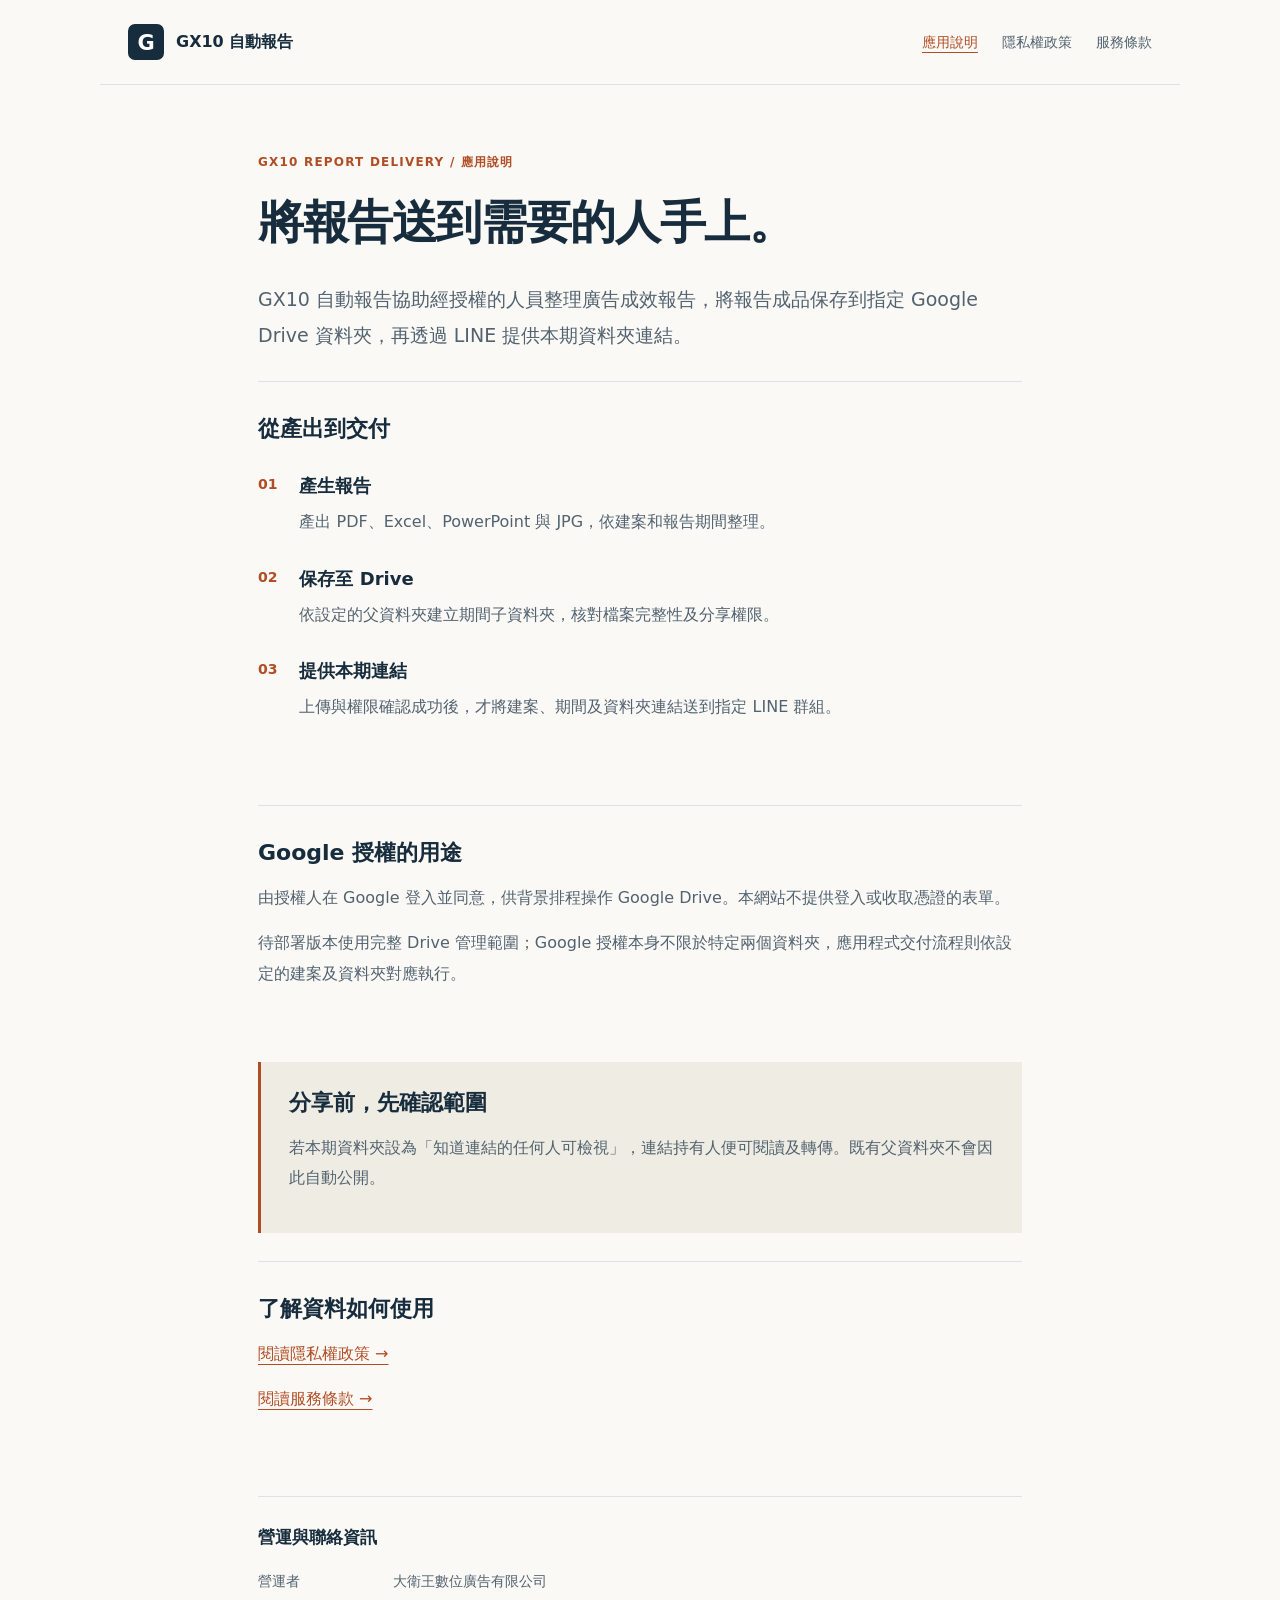
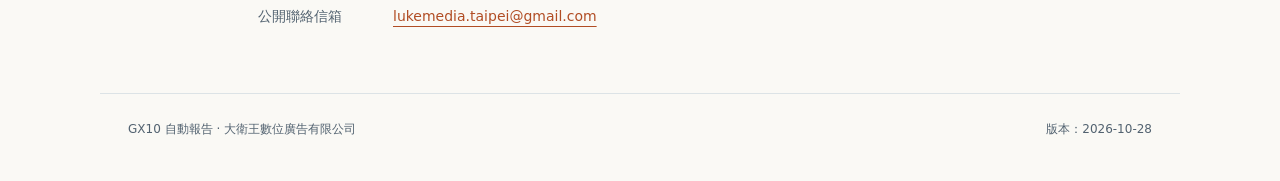
<file: index.html>
<!doctype html>
<html lang="zh-Hant"><head><meta charset="utf-8"><meta name="viewport" content="width=device-width,initial-scale=1">
<meta name="description" content="大衛王數位廣告有限公司 GX10 自動報告的應用說明、隱私權政策與服務條款。">
<title>應用說明｜GX10 自動報告</title><link rel="stylesheet" href="styles.css"></head>
<body><a class="skip" href="#main">跳至內容</a>
<header><a class="brand" href="index.html"><span class="mark">G</span>GX10 自動報告</a><nav aria-label="主要導覽"><a href="index.html" aria-current="page">應用說明</a><a href="privacy.html">隱私權政策</a><a href="terms.html">服務條款</a></nav></header>
<main id="main"><div class="eyebrow">GX10 REPORT DELIVERY / 應用說明</div><h1>將報告送到需要的人手上。</h1>
      <p class="lead">GX10 自動報告協助經授權的人員整理廣告成效報告，將報告成品保存到指定 Google Drive 資料夾，再透過 LINE 提供本期資料夾連結。</p>
      <section><h2>從產出到交付</h2><ol class="steps"><li><span>01</span><div><h3>產生報告</h3><p>產出 PDF、Excel、PowerPoint 與 JPG，依建案和報告期間整理。</p></div></li><li><span>02</span><div><h3>保存至 Drive</h3><p>依設定的父資料夾建立期間子資料夾，核對檔案完整性及分享權限。</p></div></li><li><span>03</span><div><h3>提供本期連結</h3><p>上傳與權限確認成功後，才將建案、期間及資料夾連結送到指定 LINE 群組。</p></div></li></ol></section>
      <section><h2>Google 授權的用途</h2><p>由授權人在 Google 登入並同意，供背景排程操作 Google Drive。本網站不提供登入或收取憑證的表單。</p><p>待部署版本使用完整 Drive 管理範圍；Google 授權本身不限於特定兩個資料夾，應用程式交付流程則依設定的建案及資料夾對應執行。</p></section>
      <section class="callout"><h2>分享前，先確認範圍</h2><p>若本期資料夾設為「知道連結的任何人可檢視」，連結持有人便可閱讀及轉傳。既有父資料夾不會因此自動公開。</p></section>
      <section><h2>了解資料如何使用</h2><p><a href="privacy.html">閱讀隱私權政策 →</a></p><p><a href="terms.html">閱讀服務條款 →</a></p></section>
    
<aside class="operator"><h2>營運與聯絡資訊</h2><dl><dt>營運者</dt><dd>大衛王數位廣告有限公司</dd><dt>公開聯絡信箱</dt><dd><a href="mailto:lukemedia.taipei@gmail.com">lukemedia.taipei@gmail.com</a></dd></dl></aside></main>
<footer><span>GX10 自動報告 · 大衛王數位廣告有限公司</span><span>版本：2026-10-28</span></footer></body></html>
</file>
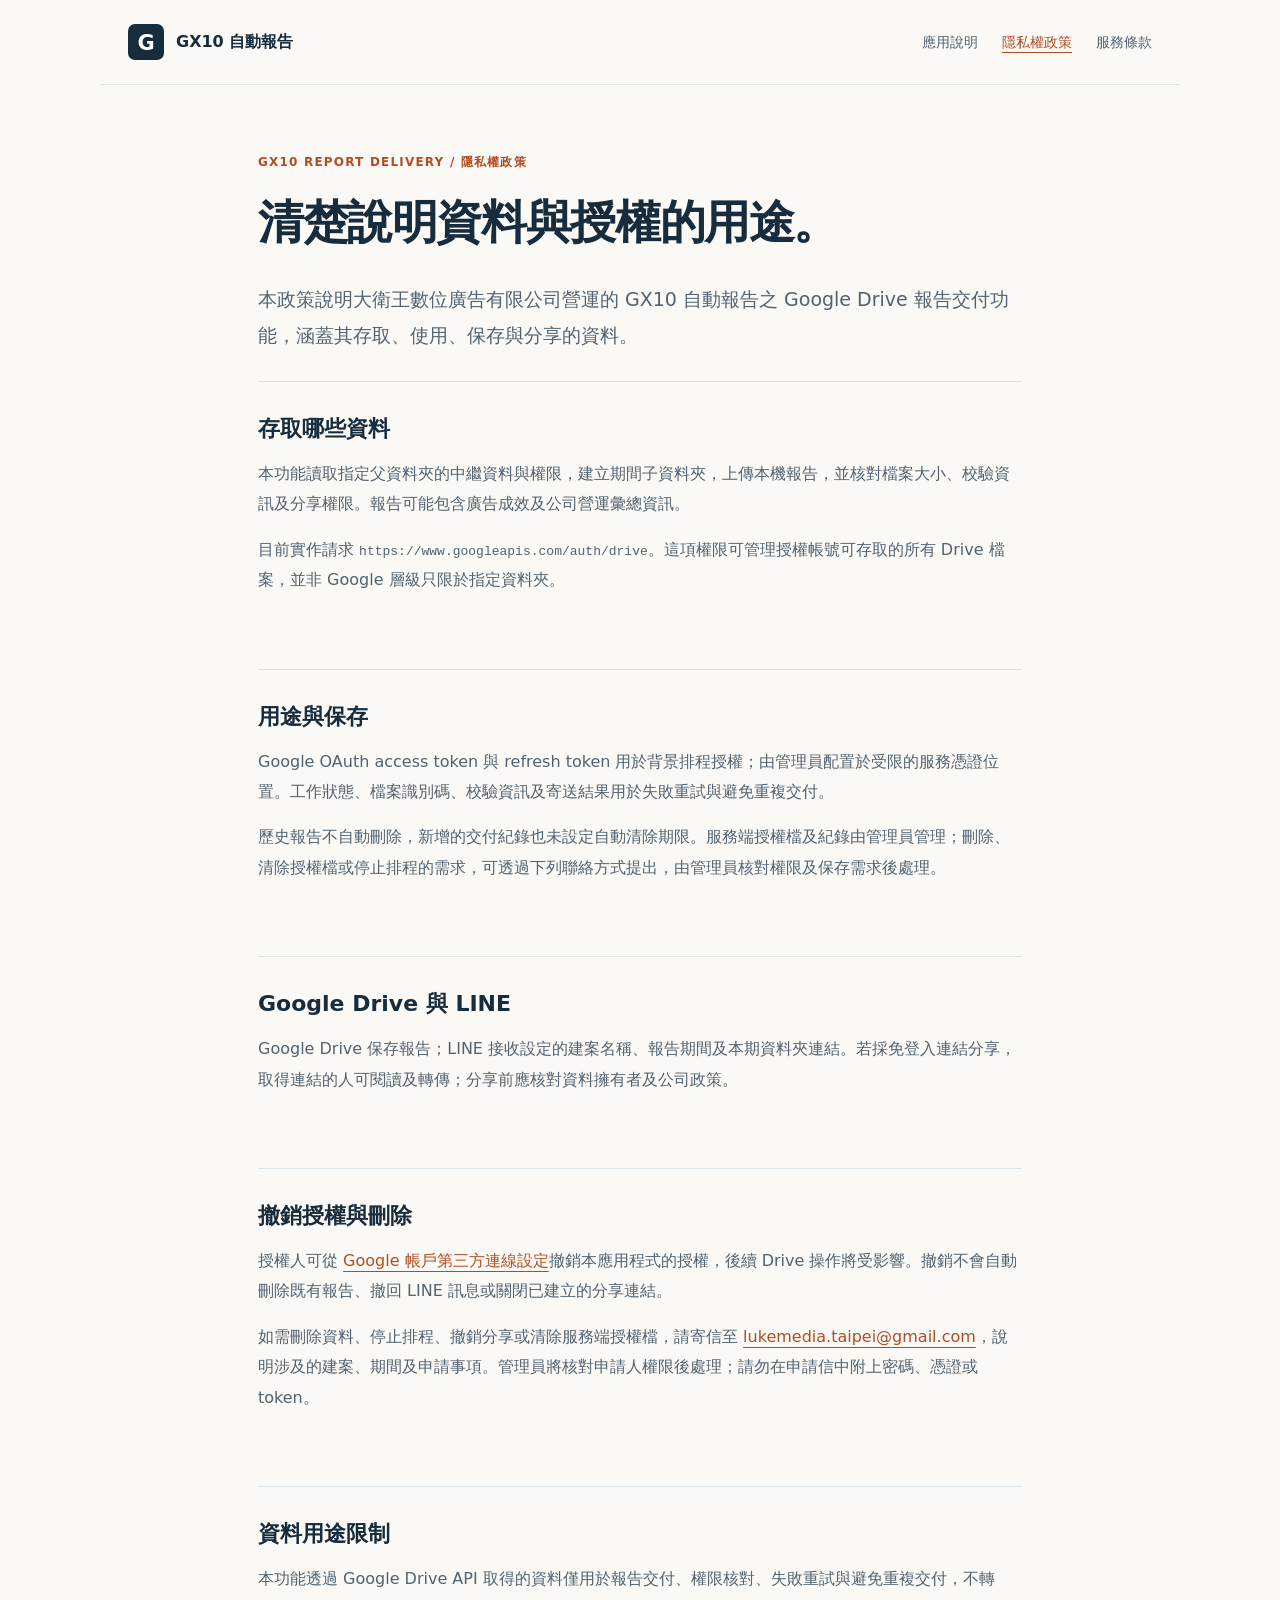
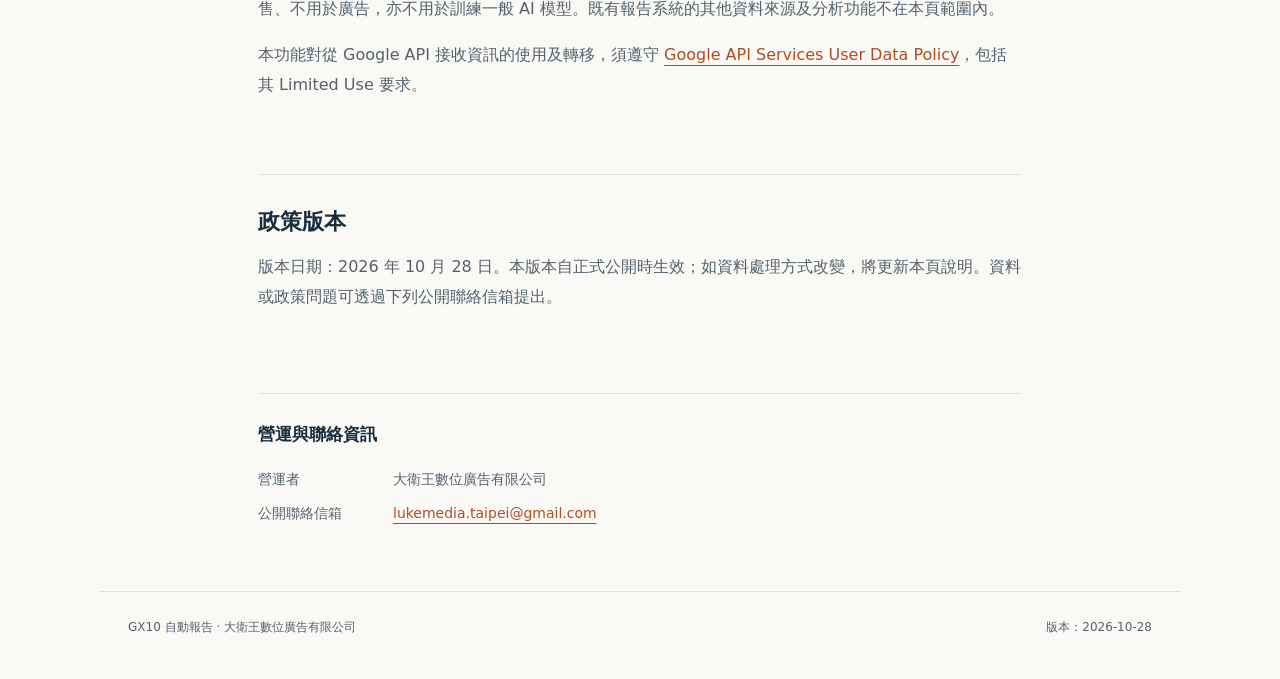
<file: privacy.html>
<!doctype html>
<html lang="zh-Hant"><head><meta charset="utf-8"><meta name="viewport" content="width=device-width,initial-scale=1">
<meta name="description" content="大衛王數位廣告有限公司 GX10 自動報告的應用說明、隱私權政策與服務條款。">
<title>隱私權政策｜GX10 自動報告</title><link rel="stylesheet" href="styles.css"></head>
<body><a class="skip" href="#main">跳至內容</a>
<header><a class="brand" href="index.html"><span class="mark">G</span>GX10 自動報告</a><nav aria-label="主要導覽"><a href="index.html">應用說明</a><a href="privacy.html" aria-current="page">隱私權政策</a><a href="terms.html">服務條款</a></nav></header>
<main id="main"><div class="eyebrow">GX10 REPORT DELIVERY / 隱私權政策</div><h1>清楚說明資料與授權的用途。</h1>
      <p class="lead">本政策說明大衛王數位廣告有限公司營運的 GX10 自動報告之 Google Drive 報告交付功能，涵蓋其存取、使用、保存與分享的資料。</p>
      <section><h2>存取哪些資料</h2><p>本功能讀取指定父資料夾的中繼資料與權限，建立期間子資料夾，上傳本機報告，並核對檔案大小、校驗資訊及分享權限。報告可能包含廣告成效及公司營運彙總資訊。</p><p>目前實作請求 <code>https://www.googleapis.com/auth/drive</code>。這項權限可管理授權帳號可存取的所有 Drive 檔案，並非 Google 層級只限於指定資料夾。</p></section>
      <section><h2>用途與保存</h2><p>Google OAuth access token 與 refresh token 用於背景排程授權；由管理員配置於受限的服務憑證位置。工作狀態、檔案識別碼、校驗資訊及寄送結果用於失敗重試與避免重複交付。</p><p>歷史報告不自動刪除，新增的交付紀錄也未設定自動清除期限。服務端授權檔及紀錄由管理員管理；刪除、清除授權檔或停止排程的需求，可透過下列聯絡方式提出，由管理員核對權限及保存需求後處理。</p></section>
      <section><h2>Google Drive 與 LINE</h2><p>Google Drive 保存報告；LINE 接收設定的建案名稱、報告期間及本期資料夾連結。若採免登入連結分享，取得連結的人可閱讀及轉傳；分享前應核對資料擁有者及公司政策。</p></section>
      <section><h2>撤銷授權與刪除</h2><p>授權人可從 <a href="https://myaccount.google.com/connections">Google 帳戶第三方連線設定</a>撤銷本應用程式的授權，後續 Drive 操作將受影響。撤銷不會自動刪除既有報告、撤回 LINE 訊息或關閉已建立的分享連結。</p><p>如需刪除資料、停止排程、撤銷分享或清除服務端授權檔，請寄信至 <a href="mailto:lukemedia.taipei@gmail.com">lukemedia.taipei@gmail.com</a>，說明涉及的建案、期間及申請事項。管理員將核對申請人權限後處理；請勿在申請信中附上密碼、憑證或 token。</p></section>
      <section><h2>資料用途限制</h2><p>本功能透過 Google Drive API 取得的資料僅用於報告交付、權限核對、失敗重試與避免重複交付，不轉售、不用於廣告，亦不用於訓練一般 AI 模型。既有報告系統的其他資料來源及分析功能不在本頁範圍內。</p><p>本功能對從 Google API 接收資訊的使用及轉移，須遵守 <a href="https://developers.google.com/terms/api-services-user-data-policy">Google API Services User Data Policy</a>，包括其 Limited Use 要求。</p></section>
      <section><h2>政策版本</h2><p>版本日期：2026 年 10 月 28 日。本版本自正式公開時生效；如資料處理方式改變，將更新本頁說明。資料或政策問題可透過下列公開聯絡信箱提出。</p></section>
    
<aside class="operator"><h2>營運與聯絡資訊</h2><dl><dt>營運者</dt><dd>大衛王數位廣告有限公司</dd><dt>公開聯絡信箱</dt><dd><a href="mailto:lukemedia.taipei@gmail.com">lukemedia.taipei@gmail.com</a></dd></dl></aside></main>
<footer><span>GX10 自動報告 · 大衛王數位廣告有限公司</span><span>版本：2026-10-28</span></footer></body></html>
</file>
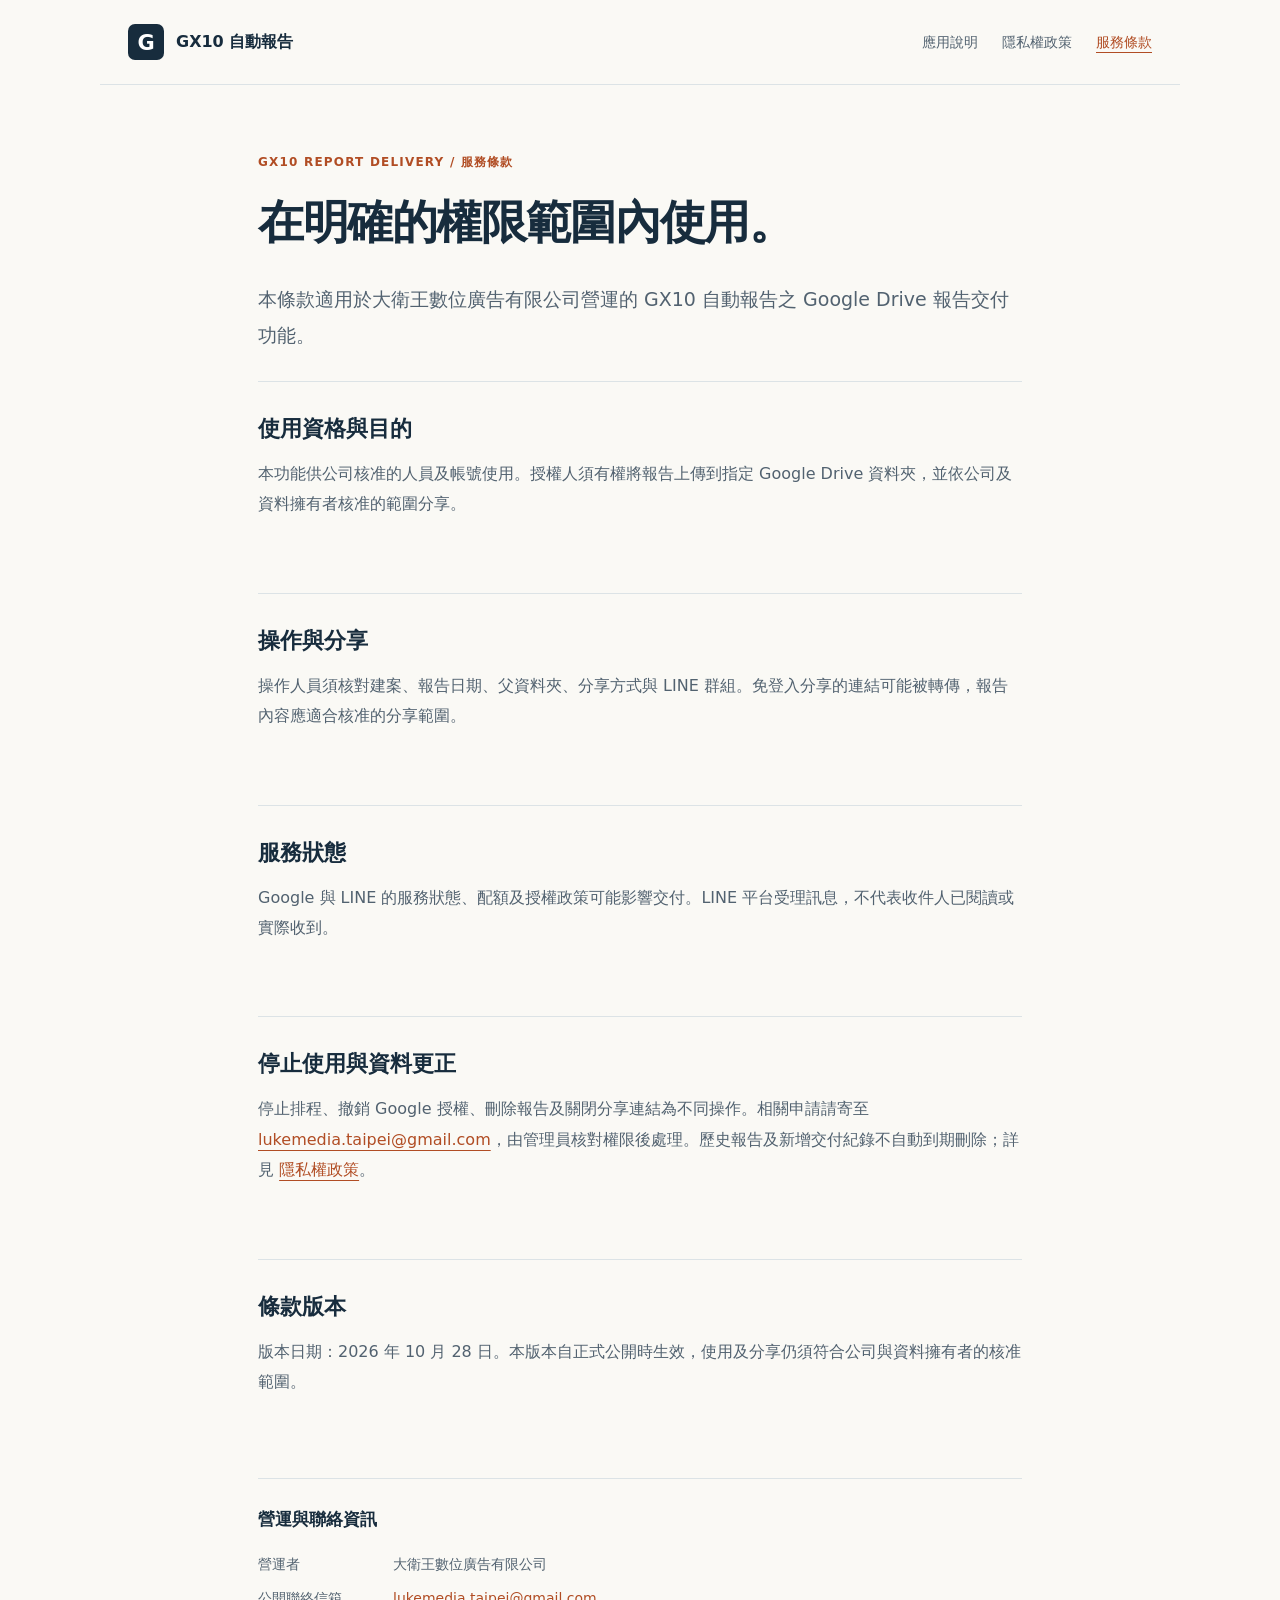
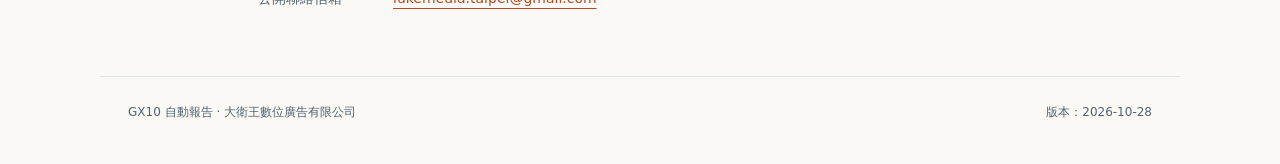
<file: terms.html>
<!doctype html>
<html lang="zh-Hant"><head><meta charset="utf-8"><meta name="viewport" content="width=device-width,initial-scale=1">
<meta name="description" content="大衛王數位廣告有限公司 GX10 自動報告的應用說明、隱私權政策與服務條款。">
<title>服務條款｜GX10 自動報告</title><link rel="stylesheet" href="styles.css"></head>
<body><a class="skip" href="#main">跳至內容</a>
<header><a class="brand" href="index.html"><span class="mark">G</span>GX10 自動報告</a><nav aria-label="主要導覽"><a href="index.html">應用說明</a><a href="privacy.html">隱私權政策</a><a href="terms.html" aria-current="page">服務條款</a></nav></header>
<main id="main"><div class="eyebrow">GX10 REPORT DELIVERY / 服務條款</div><h1>在明確的權限範圍內使用。</h1>
      <p class="lead">本條款適用於大衛王數位廣告有限公司營運的 GX10 自動報告之 Google Drive 報告交付功能。</p>
      <section><h2>使用資格與目的</h2><p>本功能供公司核准的人員及帳號使用。授權人須有權將報告上傳到指定 Google Drive 資料夾，並依公司及資料擁有者核准的範圍分享。</p></section>
      <section><h2>操作與分享</h2><p>操作人員須核對建案、報告日期、父資料夾、分享方式與 LINE 群組。免登入分享的連結可能被轉傳，報告內容應適合核准的分享範圍。</p></section>
      <section><h2>服務狀態</h2><p>Google 與 LINE 的服務狀態、配額及授權政策可能影響交付。LINE 平台受理訊息，不代表收件人已閱讀或實際收到。</p></section>
      <section><h2>停止使用與資料更正</h2><p>停止排程、撤銷 Google 授權、刪除報告及關閉分享連結為不同操作。相關申請請寄至 <a href="mailto:lukemedia.taipei@gmail.com">lukemedia.taipei@gmail.com</a>，由管理員核對權限後處理。歷史報告及新增交付紀錄不自動到期刪除；詳見 <a href="privacy.html">隱私權政策</a>。</p></section>
      <section><h2>條款版本</h2><p>版本日期：2026 年 10 月 28 日。本版本自正式公開時生效，使用及分享仍須符合公司與資料擁有者的核准範圍。</p></section>
    
<aside class="operator"><h2>營運與聯絡資訊</h2><dl><dt>營運者</dt><dd>大衛王數位廣告有限公司</dd><dt>公開聯絡信箱</dt><dd><a href="mailto:lukemedia.taipei@gmail.com">lukemedia.taipei@gmail.com</a></dd></dl></aside></main>
<footer><span>GX10 自動報告 · 大衛王數位廣告有限公司</span><span>版本：2026-10-28</span></footer></body></html>
</file>
<file: styles.css>
:root{color-scheme:light;--ink:#172c3d;--muted:#526270;--accent:#b14d24;--line:#dce3e6;--paper:#faf9f5}*{box-sizing:border-box}body{margin:0;background:var(--paper);color:var(--ink);font:16px/1.9 system-ui,-apple-system,"Segoe UI","Microsoft JhengHei",sans-serif}.draft{padding:9px 20px;background:#f5e9cd;color:#624917;text-align:center;font-size:13px}.skip{position:absolute;top:-100px;left:12px;background:white;padding:12px;z-index:5}.skip:focus{top:10px}header{max-width:1080px;margin:auto;padding:24px 28px;border-bottom:1px solid var(--line);display:flex;align-items:center;justify-content:space-between;gap:22px}.brand{text-decoration:none;color:var(--ink);font-weight:700;display:flex;align-items:center;gap:12px}.mark{display:inline-grid;place-items:center;background:var(--ink);color:white;width:36px;height:36px;border-radius:7px;font-size:21px}nav{display:flex;gap:24px}a{color:var(--accent);text-underline-offset:5px}nav a{font-size:14px;color:var(--muted);text-decoration:none}nav a[aria-current]{color:var(--accent);text-decoration:underline}a:focus-visible{outline:3px solid #a35827;outline-offset:5px}main{max-width:820px;margin:auto;padding:66px 28px 32px}.eyebrow{font-size:12px;letter-spacing:.1em;color:var(--accent);font-weight:650}h1{font-size:clamp(30px,4.5vw,46px);line-height:1.35;letter-spacing:-.03em;margin:17px 0 28px;font-weight:720}h2{font-size:22px;line-height:1.5;margin:0 0 14px}h3{font-size:18px;margin:0 0 4px}p{margin:0 0 15px;color:var(--muted)}.lead{font-size:19px;line-height:1.9}section{padding:30px 0;border-top:1px solid var(--line);margin-top:28px}.steps{list-style:none;padding:0;margin:24px 0 0}.steps li{display:flex;gap:22px;margin-bottom:24px}.steps li>span{color:var(--accent);font-size:14px;padding-top:2px;font-weight:650}.steps p{margin:0}.callout{background:#efece3;border:0;border-left:3px solid var(--accent);padding:24px 28px}.operator{border-top:1px solid var(--line);padding:28px 0;margin-top:36px}.operator h2{font-size:17px}dl{display:grid;grid-template-columns:135px 1fr;margin:0;color:var(--muted);font-size:14px}dd{margin:0}dt,dd{padding:4px 0}.pending{padding:12px 16px;background:#f5e9cd;color:#624917;font-size:14px}code{overflow-wrap:anywhere;font-size:13px}footer{max-width:1080px;margin:auto;border-top:1px solid var(--line);padding:24px 28px 40px;display:flex;justify-content:space-between;gap:16px;color:var(--muted);font-size:12px}@media(max-width:620px){header{align-items:flex-start;flex-direction:column;padding:20px}nav{gap:20px}main{padding:40px 20px 20px}.lead{font-size:17px}section{padding-top:24px;margin-top:22px}.callout{padding:20px}footer{flex-direction:column;padding:20px}dl{grid-template-columns:1fr}dd{padding-bottom:10px}.draft{text-align:left;font-size:12px}}
</file>
